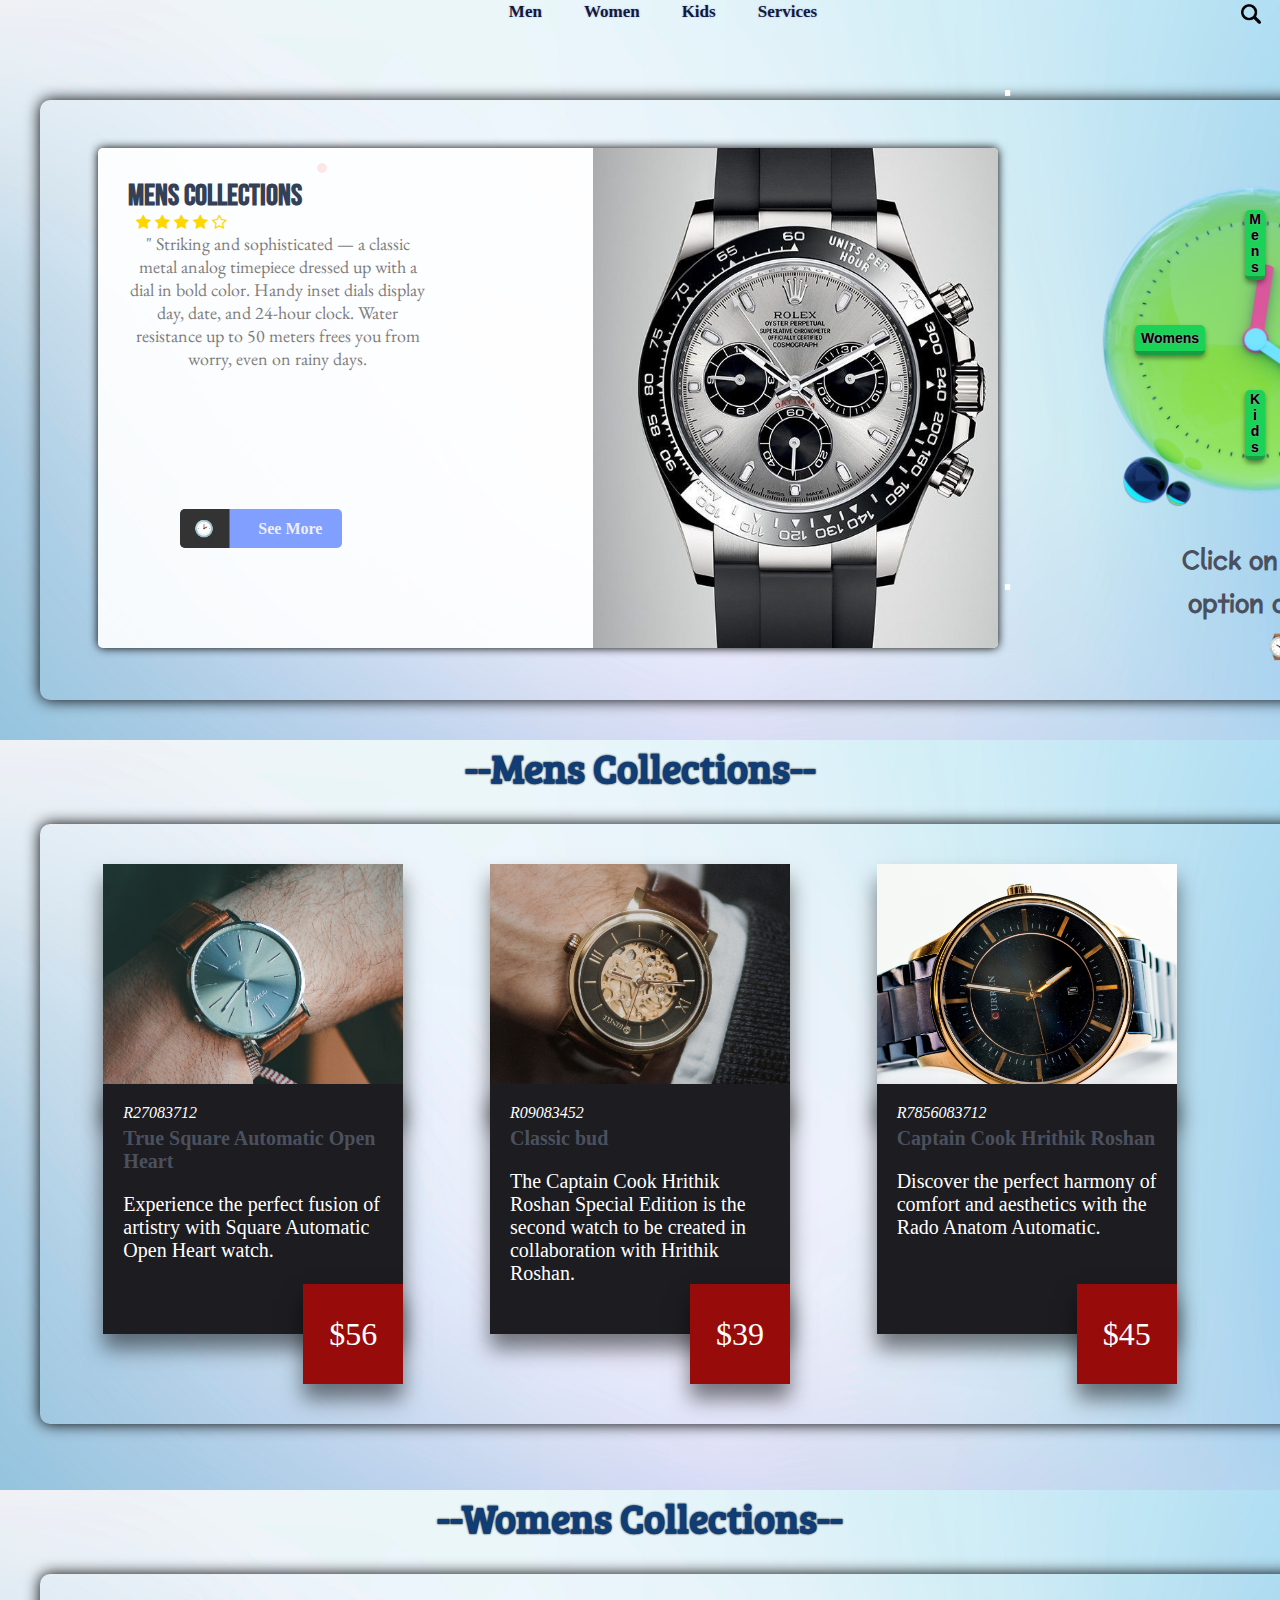
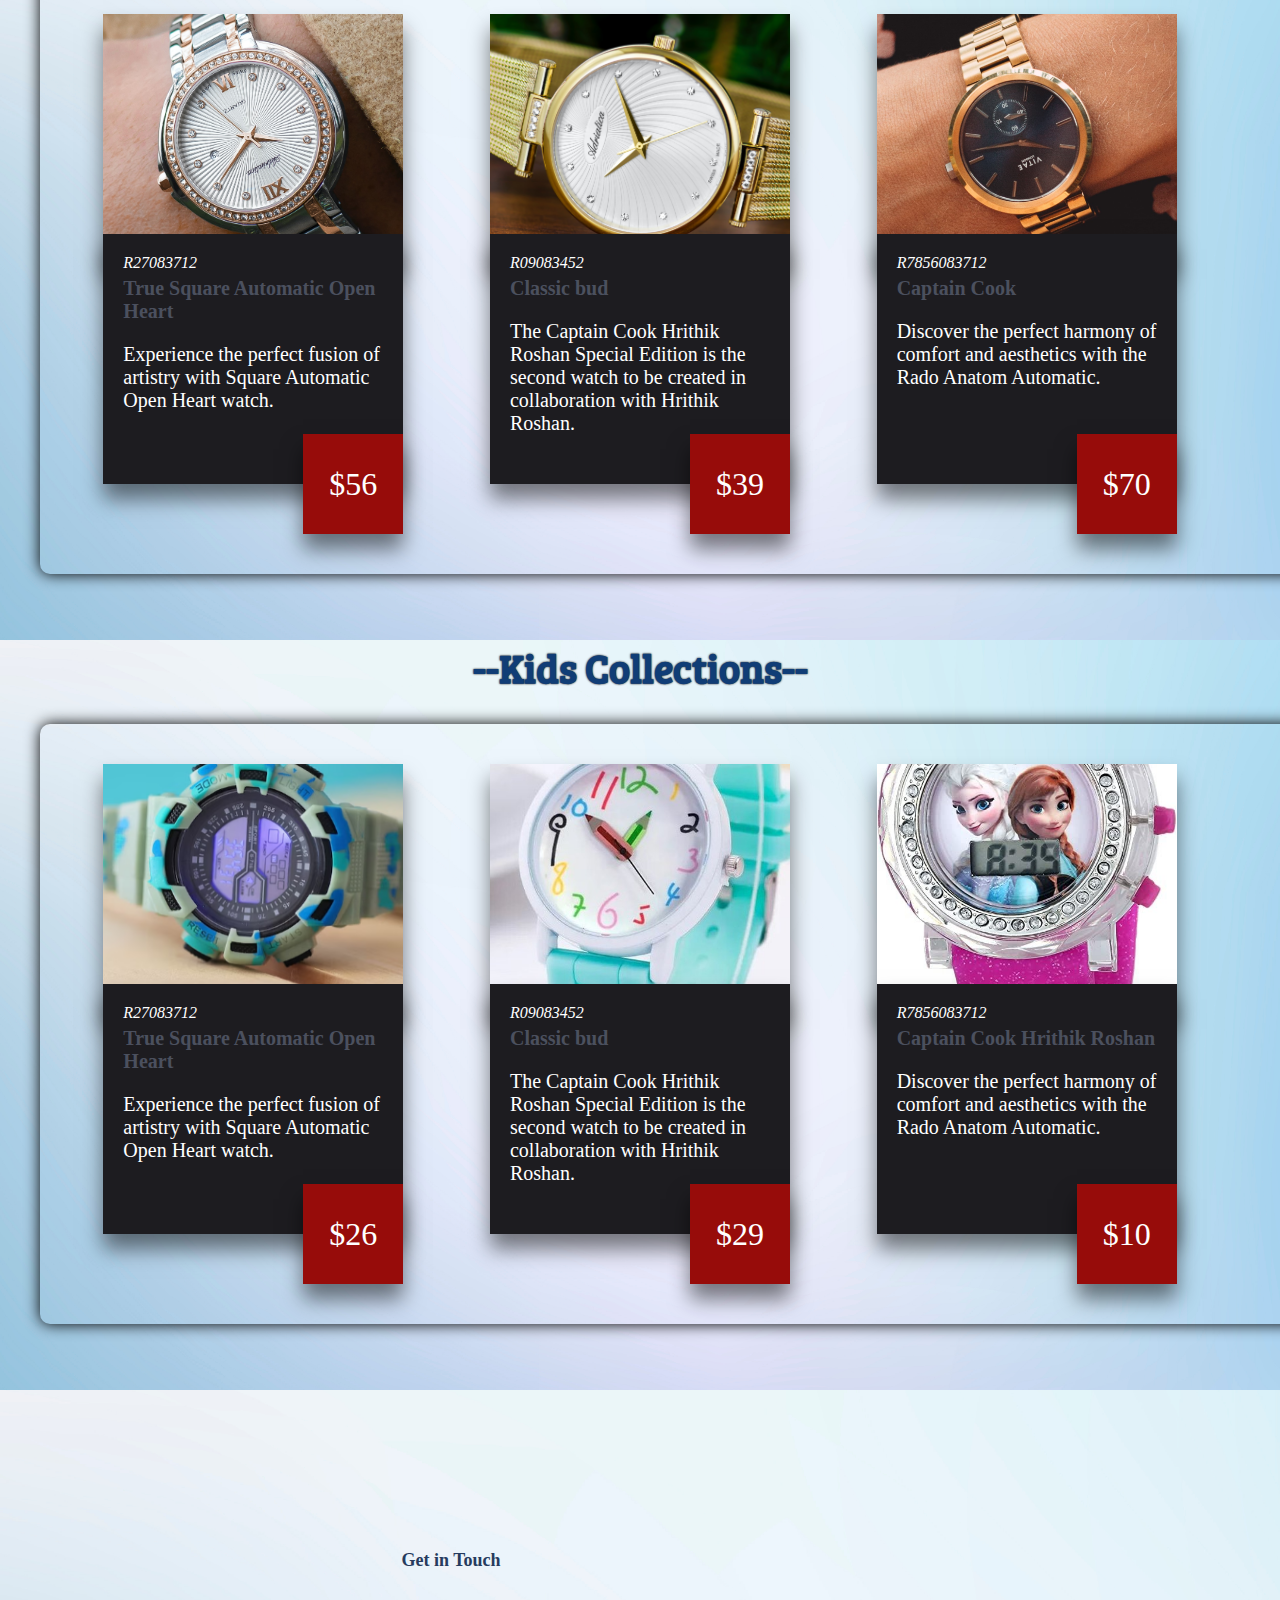
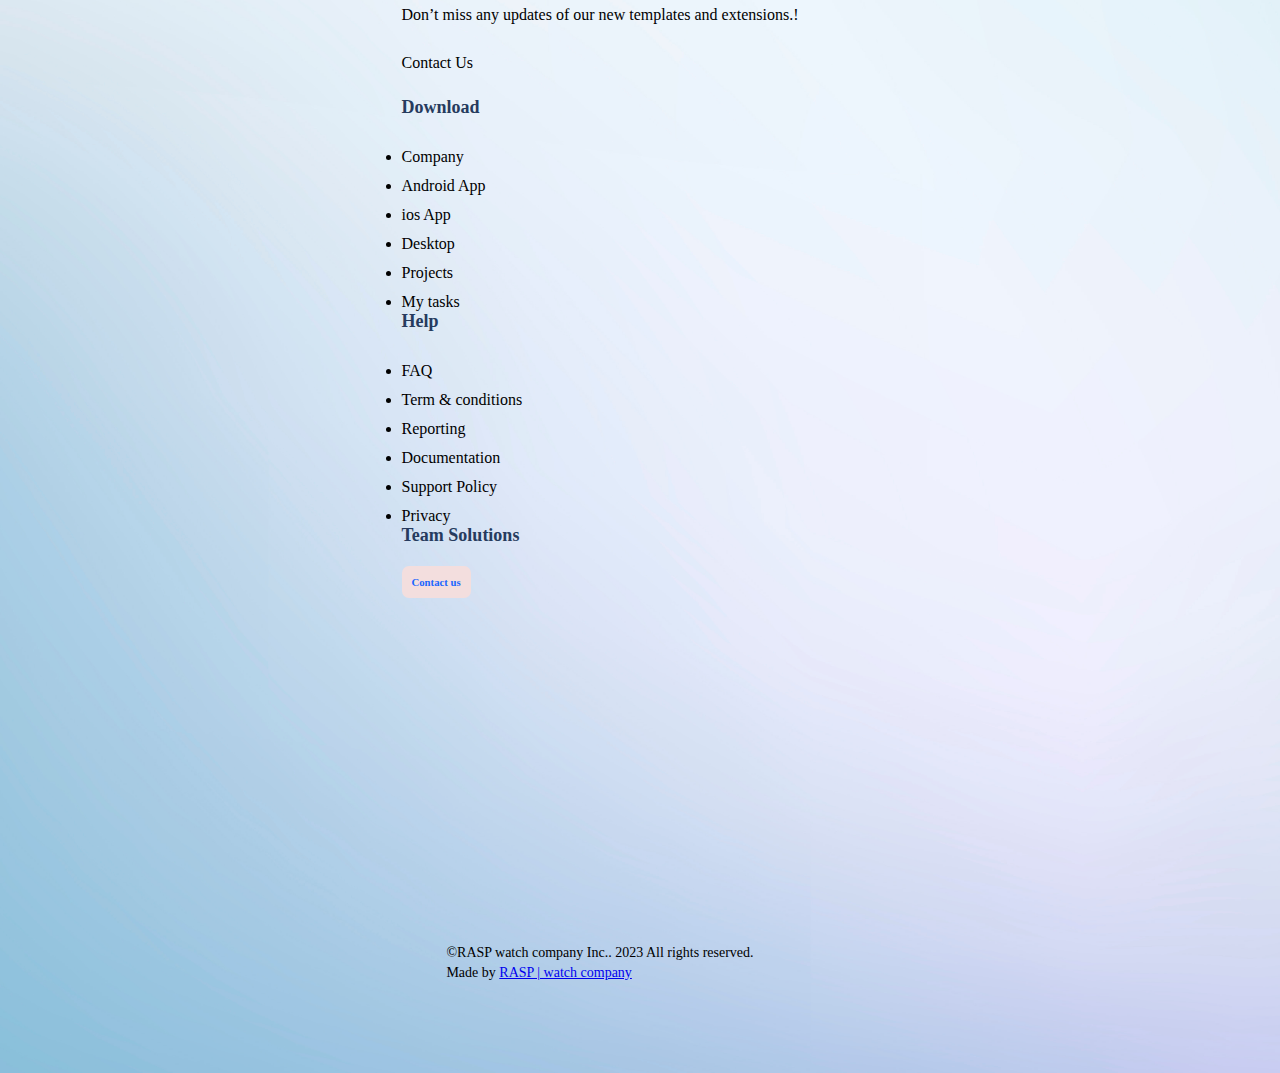
<file: index.html>
<!DOCTYPE html>
<html lang="en">
<head>
    <meta charset="UTF-8">
    <meta name="viewport" content="width=device-width, initial-scale=1.0">
    <title>RASP | Watch company</title>
    <link href="https://cdn.jsdelivr.net/npm/bootstrap@5.3.2/dist/css/bootstrap.min.css" rel="stylesheet" integrity="sha384-T3c6CoIi6uLrA9TneNEoa7RxnatzjcDSCmG1MXxSR1GAsXEV/Dwwykc2MPK8M2HN" crossorigin="anonymous">
    <link rel="stylesheet" href="index.css">

    <link rel="stylesheet" href="https://cdnjs.cloudflare.com/ajax/libs/font-awesome/4.7.0/css/font-awesome.min.css">
    <link rel="icon" type="image/x-icon" href="./images/logo/logo3-removebg-preview.png">

    <script src="https://cdn.jsdelivr.net/npm/@popperjs/core@2.11.8/dist/umd/popper.min.js" integrity="sha384-I7E8VVD/ismYTF4hNIPjVp/Zjvgyol6VFvRkX/vR+Vc4jQkC+hVqc2pM8ODewa9r" crossorigin="anonymous"></script>
    <script src="https://cdn.jsdelivr.net/npm/bootstrap@5.3.2/dist/js/bootstrap.min.js" integrity="sha384-BBtl+eGJRgqQAUMxJ7pMwbEyER4l1g+O15P+16Ep7Q9Q+zqX6gSbd85u4mG4QzX+" crossorigin="anonymous"></script>
</head>
<body>
    <div class="maindiv">
        
        
        <!-- navbar starts -->
        <div class="navbar">
            <div class="logo">
                <a href="#"><img src="./images/logo/logo3-removebg-preview.png" alt="" height="130px" width="140px"></a>
            </div>
            <div>

                <table>
                    <tr>
                        <td><a class="nav-item tracking-in-expand w1"  href="#a">Men</a></td>
                        <td><a  class="nav-item tracking-in-expand" href="#b">Women</a></td>
                        <td><a  class="nav-item tracking-in-expand" href="#c">Kids</a></td>
                        <td><a class="nav-item tracking-in-expand"  href="#">Services</a></td>
                        
                </table>
            </div>
            <div>
                <table align="center" class="tab2">
                    <tr>
                        <td><a  class="nav-item tracking-in-expand sidelogo1" href="#"><img src="./images/magnifying-glass.png" alt="#" width="20px" height="20px"></a></td>
                        <td><a  class="nav-item tracking-in-expand sidelogo2 " href="./WatchLoginPage.html"><img src="./images/user.png" alt="#" width="24px" height="24px"></a></td>
                    </tr>
                    </tr>
                </table>
            </div>
        </div>

          <!-- --- Navbar ends here-->

          <div class="fronpage">
            <div class="contain">
                <div class="container1">

                    <!-- ------box 1 ----- -->
                    <div id="box1" class="box shake-top">
                        <div id="container">	
                            
                            <div class="product-details">
                                
                            <h1>Mens Collections</h1>
                            <span class="hint-star star">
                                <i class="fa fa-star" aria-hidden="true"></i>
                                <i class="fa fa-star" aria-hidden="true"></i>
                                <i class="fa fa-star" aria-hidden="true"></i>
                                <i class="fa fa-star" aria-hidden="true"></i>
                                <i class="fa fa-star-o" aria-hidden="true"></i>
                            </span>
                                
                                    <p class="information">" Striking and sophisticated — a classic metal analog timepiece dressed up with a dial in bold color.

                                        Handy inset dials display day, date, and 24-hour clock. Water resistance up to 50 meters frees you from worry, even on rainy days.</p>
                        
                                
                                
                        <div class="control">
                            
                            <button class="btn">
                             <span class="price">🕑</span>
                           <span class="shopping-cart"><i class="fa fa-shopping-cart" aria-hidden="true"></i></span>
                           <span class="buy">See More</span>
                         </button>
                            
                        </div>
                                    
                        </div>
                            
                        <div class="product-image">
                            
                            <img src="./images/manwatch4.jpg" alt="" >
                            
                        
                        <div class="info">
                            <h2> Description</h2>
                            <ul>
                                <li><strong>Movement Type  : </strong>Quartz </li>
                                <li><strong>Product Name :  </strong>Florence Diamonds</li>
                                <li><strong>Case Thickness: </strong> 8.7 mm</li>
                                <li><strong>Case Water Resistance : </strong> 5 bar (50 m)</li>
                                
                            </ul>
                        </div>
                        </div>
                        
                        </div>
                        
                    </div>

                    <!-- -----box  -------- -->
                    <div id="box2" class="box shake-top">
                        <div id="container">	
                            
                            <div class="product-details">
                                
                            <h1>Kids Collections</h1>
                            <span class="hint-star star">
                                <i class="fa fa-star" aria-hidden="true"></i>
                                <i class="fa fa-star" aria-hidden="true"></i>
                                <i class="fa fa-star" aria-hidden="true"></i>
                                <i class="fa fa-star" aria-hidden="true"></i>
                                <i class="fa fa-star-o" aria-hidden="true"></i>
                            </span>
                                
                                    <p class="information">" Kids Watch Analog, Child Quartz Wristwatch with for Kids Boys Girls Waterproof Time Teach Watches Rubber Band Analog Quartz Children Sport Outdoor Boys Kids Wrist Watches."</p>
                        
                                
                                
                        <div class="control">
                            
                            <button class="btn">
                             <span class="price">🕑</span>
                           <span class="shopping-cart"><i class="fa fa-shopping-cart" aria-hidden="true"></i></span>
                           <span class="buy">See More</span>
                         </button>
                            
                        </div>
                                    
                        </div>
                            
                        <div class="product-image">
                            
                            <img src="./images/watch images/Screenshot (17).png" alt="" >
                            
                        
                        <div class="info">
                            <h2> Description</h2>
                            <ul>
                                <li><strong>Movement Type  : </strong>Quartz </li>
                                <li><strong>Product Name :  </strong>Florence Diamonds</li>
                                <li><strong>Case Thickness: </strong> 8.7 mm</li>
                                <li><strong>Case Water Resistance : </strong> 5 bar (50 m)</li>
                                
                            </ul>
                        </div>
                        </div>
                        
                        </div>
                    </div>


                    <div id="box3" class="box shake-top">

                        
                        <div id="container">	
                            
                            <div class="product-details">
                                
                            <h1>Womens Collections</h1>
                            <span class="hint-star star">
                                <i class="fa fa-star" aria-hidden="true"></i>
                                <i class="fa fa-star" aria-hidden="true"></i>
                                <i class="fa fa-star" aria-hidden="true"></i>
                                <i class="fa fa-star" aria-hidden="true"></i>
                                <i class="fa fa-star-o" aria-hidden="true"></i>
                            </span>
                                
                                    <p class="information">" The new Rado Captain Cook Automatic is a contemporary 
                                        interpretation of the iconic Rado timekeeper. Eight ice-blue sapphires are 
                                        set as hour markers on a snowy white dial framed by a bezel with a white
                                         high-tech ceramic inlay. It comes with three straps – a rice grain stainless 
                                         steel bracelet, light blue Nato strap.</p>
                        
                                
                                
                        <div class="control">
                            
                            <button class="btn">
                             <span class="price">🕑</span>
                           <span class="shopping-cart"><i class="fa fa-shopping-cart" aria-hidden="true"></i></span>
                           <span class="buy">See More</span>
                         </button>
                            
                        </div>
                                    
                        </div>
                            
                        <div class="product-image">
                            
                            <img src="./images/watch images/womenwatch3.jpg" alt="" >
                            
                        
                        <div class="info">
                            <h2> Description</h2>
                            <ul>
                                <li><strong>Movement Type  : </strong>Quartz </li>
                                <li><strong>Product Name :  </strong>Florence Diamonds</li>
                                <li><strong>Case Thickness: </strong> 8.7 mm</li>
                                <li><strong>Case Water Resistance : </strong> 5 bar (50 m)</li>
                                
                            </ul>
                        </div>
                        </div>
                        
                        </div>                        
                        
                        
                        
                    </div>


                    <!-- --------ends---------- -->


                    <div id="box4" class="box shake-top" >

                        <div id="container">	
                            
                            <div class="product-details">
                                
                            <h1>Smart Watches</h1>
                            <span class="hint-star star">
                                <i class="fa fa-star" aria-hidden="true"></i>
                                <i class="fa fa-star" aria-hidden="true"></i>
                                <i class="fa fa-star" aria-hidden="true"></i>
                                <i class="fa fa-star" aria-hidden="true"></i>
                                <i class="fa fa-star-o" aria-hidden="true"></i>
                            </span>
                                
                                    <p class="information">" Our most powerful chip in Apple Watch ever. 
                                        A magical new way to use your Apple Watch without touching the screen. A display
                                         that’s twice as bright. And now you can choose a watch case and strap combination that’s carbon neutral.</p>
                        
                                
                                
                        <div class="control">
                            
                            <button class="btn">
                             <span class="price">🕑</span>
                           <span class="shopping-cart"><i class="fa fa-shopping-cart" aria-hidden="true"></i></span>
                           <span class="buy">See More</span>
                         </button>
                            
                        </div>
                                    
                        </div>
                            
                        <div class="product-image">
                            
                            <img src="./images/lloyd-dirks-qdY76gIYbw8-unsplash.jpg" alt="" >
                            
                        
                        <div class="info">
                            <h2> Description</h2>
                            <ul>
                                <li><strong>Movement Type  : </strong>Quartz </li>
                                <li><strong>Product Name :  </strong>Florence Diamonds</li>
                                <li><strong>Case Thickness: </strong> 8.7 mm</li>
                                <li><strong>Case Water Resistance : </strong> 5 bar (50 m)</li>
                                
                            </ul>
                        </div>
                        </div>
                        
                        </div>
                    </div>
                </div>
                <div class="container2" >
                    <div class="clockdiv">
                        <img src="./clock1.png" alt="" height="500px" width="500px" style="position: absolute;">
                    <div class="but original-button2" id="but1"><button id="buttons" onclick="toggleDiv('box1')">M <br>e <br> n <br>s</button></div>
                    <div class="but original-button2" id="but2"><button id="buttons" onclick="toggleDiv('box2')">K <br>i <br>d <br>s</button></div>
                    <div class="but original-button" id="but3"><button id="buttons" onclick="toggleDiv('box3')">Womens</button></div>
                    <div class="but original-button" id="but4"><button id="buttons" onclick="toggleDiv('box4')">Smart</button></div>
                    </div>
                    <div class="clickondesired heartbeat">
                        <h1>Click on desired option on clock</h1>
                        <h1>⌚</h1>
                    </div>
                
                    
                </div>
                
            </div>
            
          </div>
          

          <div class="second" id="a">
              <div align="center">
                  <h1 class="header11" >--Mens Collections--</h1>
              </div>
            <div class="secondCon" >

                    <div class="container">

                            <div class="card">
                            <div class="card-image">
                                <img src="./images/angelo-pantazis-8PeRSiPWi0s-unsplash.jpg">
                            </div>
                            <div class="card-text">
                                <p class="card-meal-type">R27083712</p>
                                <h2 class="card-title">True Square Automatic Open Heart</h2>
                                <p class="card-body">Experience the perfect fusion of artistry with Square Automatic Open Heart watch. </p>
                            </div>
                            <div class="card-price">$56</div>
                            </div>

                            <div class="card">
                            <div class="card-image">
                                <img src="./images/watch images/mens/gilles-de-muynck-Ymh6T-HAJEs-unsplash.jpg">
                            </div>
                            <div class="card-text">
                                <p class="card-meal-type">R09083452</p>
                                <h2 class="card-title">Classic bud</h2>
                                <p class="card-body">The Captain Cook Hrithik Roshan Special Edition is the second watch to be created in collaboration with Hrithik Roshan.</p>
                            </div>
                            <div class="card-price">$39</div>
                            </div>

                            <div class="card">
                            <div class="card-image">
                                <img src="./images/watch images/mens/saif71-com-VIKdvmGUhq8-unsplash.jpg">
                            </div>
                            <div class="card-text">
                                <p class="card-meal-type">R7856083712</p>
                                <h2 class="card-title">Captain Cook Hrithik Roshan</h2>
                                <p class="card-body">Discover the perfect harmony of comfort and aesthetics with the Rado Anatom Automatic.</p>
                            </div>
                            <div class="card-price">$45</div>
                            </div>                      
                    
                    </div>
                
    
            </div>
        </div>


        <div class="second" id="b">
            <div align="center">
                <h1 class="header11" >--Womens Collections--</h1>
            </div>
          <div class="secondCon" >

                  <div class="container">

                          <div class="card">
                          <div class="card-image">
                              <img src="./images/watch images/women/1.jpg">
                          </div>
                          <div class="card-text">
                              <p class="card-meal-type">R27083712</p>
                              <h2 class="card-title">True Square Automatic Open Heart</h2>
                              <p class="card-body">Experience the perfect fusion of artistry with Square Automatic Open Heart watch. </p>
                          </div>
                          <div class="card-price">$56</div>
                          </div>

                          <div class="card">
                          <div class="card-image">
                              <img src="./images/watch images/women/2.jpg">
                          </div>
                          <div class="card-text">
                              <p class="card-meal-type">R09083452</p>
                              <h2 class="card-title">Classic bud</h2>
                              <p class="card-body">The Captain Cook Hrithik Roshan Special Edition is the second watch to be created in collaboration with Hrithik Roshan.</p>
                          </div>
                          <div class="card-price">$39</div>
                          </div>

                          <div class="card">
                          <div class="card-image">
                              <img src="./images/watch images/women/3.jpg">
                          </div>
                          <div class="card-text">
                              <p class="card-meal-type">R7856083712</p>
                              <h2 class="card-title">Captain Cook </h2>
                              <p class="card-body">Discover the perfect harmony of comfort and aesthetics with the Rado Anatom Automatic.</p>
                          </div>
                          <div class="card-price">$70</div>
                          </div>                      
                  
                  </div>
              
  
          </div>
      </div>

      <div class="second" id="c">
        <div align="center">
            <h1 class="header11" >--Kids Collections--</h1>
        </div>
      <div class="secondCon" >

              <div class="container">

                      <div class="card">
                      <div class="card-image">
                          <img src="./images/watch images/kids/kidwatch4.png">
                      </div>
                      <div class="card-text">
                          <p class="card-meal-type">R27083712</p>
                          <h2 class="card-title">True Square Automatic Open Heart</h2>
                          <p class="card-body">Experience the perfect fusion of artistry with Square Automatic Open Heart watch. </p>
                      </div>
                      <div class="card-price">$26</div>
                      </div>

                      <div class="card">
                      <div class="card-image">
                          <img src="./images/watch images/kids/kidwatch5.jpg">
                      </div>
                      <div class="card-text">
                          <p class="card-meal-type">R09083452</p>
                          <h2 class="card-title">Classic bud</h2>
                          <p class="card-body">The Captain Cook Hrithik Roshan Special Edition is the second watch to be created in collaboration with Hrithik Roshan.</p>
                      </div>
                      <div class="card-price">$29</div>
                      </div>

                      <div class="card">
                      <div class="card-image">
                          <img src="./images/watch images/kids/kitwatch6.jpg">
                      </div>
                      <div class="card-text">
                          <p class="card-meal-type">R7856083712</p>
                          <h2 class="card-title">Captain Cook Hrithik Roshan</h2>
                          <p class="card-body">Discover the perfect harmony of comfort and aesthetics with the Rado Anatom Automatic.</p>
                      </div>
                      <div class="card-price">$10</div>
                      </div>                      
              
              </div>
          

      </div>
  </div>

  <!-- ------end---/-- -->
<!-- ----------footer---------- -->
        <footer class="new_footer_area ">
    <div class="new_footer_top">
        <div class="container">
            <div class="row">
                <div class="col-lg-3 col-md-6">
                    <div class="f_widget company_widget wow fadeInLeft" data-wow-delay="0.2s" style="visibility: visible; animation-delay: 0.2s; animation-name: fadeInLeft;">
                        <h3 class="f-title f_600 t_color f_size_18">Get in Touch</h3>
                        <p style="color: black;">Don’t miss any updates of our new templates and extensions.!</p>
                        <p style="color: black;" id="contactusbut">Contact Us</p>
                    </div>
                </div>
                <div class="col-lg-3 col-md-6">
                    <div class="f_widget about-widget pl_70 wow fadeInLeft" data-wow-delay="0.4s" style="visibility: visible; animation-delay: 0.4s; animation-name: fadeInLeft;">
                        <h3 class="f-title f_600 t_color f_size_18">Download</h3>
                        <ul class="list-unstyled f_list">
                            <li><a href="./contactus.html" style=" text-decoration: none; color: black;">Company</a></li>
                            <li><a href="./contactus.html" style=" text-decoration: none; color: black;">Android App</a></li>
                            <li><a href="./contactus.html" style=" text-decoration: none; color: black;">ios App</a></li>
                            <li><a href="./contactus.html" style=" text-decoration: none; color: black;">Desktop</a></li>
                            <li><a href="./contactus.html" style=" text-decoration: none; color: black;">Projects</a></li>
                              <li><a href="./contactus.html" style="text-decoration: none; color: black;">My tasks</a></li>
                        </ul>
                    </div>
                </div>
                <div class="col-lg-3 col-md-6">
                    <div class="f_widget about-widget pl_70 wow fadeInLeft" data-wow-delay="0.6s" style="visibility: visible; animation-delay: 0.6s; animation-name: fadeInLeft;">
                        <h3 class="f-title f_600 t_color f_size_18">Help</h3>
                        <ul class="list-unstyled f_list">
                            <li><a href="./contactus.html" style=" text-decoration: none; color: black;">FAQ</a></li>
                            <li><a href="./contactus.html" style=" text-decoration: none; color: black;">Term &amp; conditions</a></li>
                            <li><a href="./contactus.html" style=" text-decoration: none; color: black;">Reporting</a></li>
                            <li><a href="./contactus.html" style=" text-decoration: none; color: black;">Documentation</a></li>
                            <li><a href="./contactus.html" style=" text-decoration: none; color: black;">Support Policy</a></li>
                            <li><a href="./contactus.html" style=" text-decoration: none; color: black;">Privacy</a></li>
                        </ul>
                    </div>
                </div>
                <div class="col-lg-3 col-md-6">
                    <div class="f_widget social-widget pl_70 wow fadeInLeft" data-wow-delay="0.8s" style="visibility: visible; animation-delay: 0.8s; animation-name: fadeInLeft;">
                        <h3 class="f-title f_600 t_color f_size_18">Team Solutions</h3>
                        <h6 ><a id="cnn" href="./contactus.html">Contact us</a></h6>
                    </div>
                </div>
            </div>
        </div>
        <div class="footer_bg">
            <div class="footer_bg_one"></div>
            <div class="footer_bg_two"></div>
        </div>
    </div>
    <div class="footer_bottom">
        <div class="container">
            <div class="row align-items-center">
                <div class="col-lg-6 col-sm-7">
                    <p class="mb-0 f_400" style="text-decoration: none; color: black;">©RASP watch company Inc.. 2023 All rights reserved.</p>
                </div>
                <div class="col-lg-6 col-sm-5 text-right">
                    <p style="text-decoration: none; color: black;">Made by <i class="icon_heart"></i><a href="./contactus.html" >RASP | watch company</a></p>
                </div>
            </div>
        </div>
    </div>
</footer>

 <!-- ----------footer-------- -->

    </div>
    <script>
        function toggleDiv(boxId) {
            var box = document.getElementById(boxId);
            var boxes = document.querySelectorAll('.box');

            // Hide all boxes
            for (var i = 0; i < boxes.length; i++) {
                boxes[i].style.display = 'none';
            }

            box.style.display = 'block';
        }

        window.onload = function () {
            toggleDiv('box1');
        };


    </script>
          


</body>
</html>
</file>
<file: index.css>
@import url('https://fonts.googleapis.com/css2?family=Lobster&display=swap');
@import url('https://fonts.googleapis.com/css2?family=Preahvihear&display=swap');
@import url('https://fonts.googleapis.com/css2?family=Bebas+Neue&family=Bree+Serif&family=EB+Garamond:ital,wght@0,500;1,800&display=swap');
@import url('https://fonts.googleapis.com/css2?family=Preahvihear&display=swap');



*{
    padding: 0;
    margin: 0;
    box-sizing: border-box; 
	scroll-behavior: smooth ;
    
}
.maindiv{
    background-color: rgb(217, 171, 171);
    height: 770px;
    width: 100%;
    /* border: 2px solid red; */
    background-image: url(./images/bg2.jpg);
    background-repeat:repeat;
    background-size: cover;
}

/* --navbar-- */

.navbar{
    width: 100%;
    left:0px;
    position: fixed;
    height: 70px;
    color: black;
    font-family: sans-serif;
    display: flex;
    z-index: 5;
    /* border: 2px solid rgb(255, 0, 0); */
    justify-content: center;
    position: relative;

}
.nav-item{
    /* border: 2px solid rgb(255, 0, 0); */
    text-decoration: none;
    font-weight: bold;
    color: rgb(16, 26, 61);
    padding-left: 20px;
    padding-right: 20px;
    animation-duration: 3s;
    font-size: 17px;
    font-family: Rubik Bubbles;
    text-shadow: 0px 0px 2px rgb(179, 178, 214);

    /* position: fixed; */
}
.logo{
    position: absolute;
    /* margin: 0; */
    margin-left: -1400px;
    margin-top: 40px;
    /* padding: 10px; */
}

.tab2{
    /* margin-left:  400px; */
    padding: 0;
    /* border: 2px solid rgb(255, 0, 0); */
}
.w1{
    padding-left: 560px;
}
.sidelogo1{
    /* margin: 20px; */
    padding-right: 0;
    padding-left: 400px;
    padding-right: 4px;
    /* position: fixed; */
}
.nav-item:hover{
    font-weight: bolder;
    /* text-decoration: underline; */
    /* font-size: 16px; */
    color: rgb(7, 58, 169);
    text-shadow: 0px , 20px ,20px rgb(82, 16, 16);
    font-weight: bolder;
}

/* navbar ends here */

/* fronpage starts */

.frontpage{
    border: 2px solid red;
    padding-top: 90px;
    height: 100px;
    width: 100%;
}
.contain{
    /* border: 2px solid red; */
    border-radius: 10px;
    margin: 40px;
    height: 600px;
    width: 1450px;
    box-shadow: 0px 0px 15px rgb(0, 0, 0);
    margin-top: 30px;
    display: flex;
}
.container1{
    width: 70%;
    /* border: 2px solid rgb(0, 0, 0); */
}
.container2{
    position: relative;
    width: 30%;
    /* border: 2px solid rgb(0, 0, 0); */


}
.clockdiv{
  margin-top: -10px;
  margin-left: -50px;
    padding: 0px;
    padding-left: 0px;
    padding-top: 0px;
    padding-bottom: 200px;

}
.clockdiv img{
  color: red;
}
.clockdiv:hover{
    /* transform: scale(1.1); */
}
.but{
    text-decoration: none;
    border: none;
    background: none;
    position: absolute;
    z-index: 4;
}
#buttons{
    /* height: 40px; */
    border: none;
    background: none;
    font-weight: bolder ;
    font-size: 14px;
    font-weight: 900;
    text-shadow: 0px 0px 2px rgb(207, 147, 206);
    /* border: 2px solid red; */
    border: none; 
    border-radius: 10%;
    /* animation-duration: 3s; */
}
#buttons:hover{
  animation-delay: 2s;
    color: rgb(255, 255, 255);
    font-size: 16px;
    font-weight: 900;
    text-shadow: 0px 0px 10px rgb(0, 26, 255);
}
#but1{
    /* width:20px;
    
    height: 40px; */
    top: 110px;
    left: 190px;
    
    /* display: flex */
}
#but2{
    left: 190px;
    top: 290px;
}

#but3{
    top: 225px;
    left: 80px;
}
#but4{
    top: 224px;
    left: 270px;
}
.clickondesired{
    margin-left: 50px;
    padding-left: 70px;
    padding-top: 250px;
    height: 400px;
    width: 300px;
    /* font-size: 10px; */
}
.clickondesired h1{
  margin-left: -20px;
  padding-left: 0px;
    font-size: 24px;
    font-weight: 800;
    align-items: center;
    text-align: center;
    font-family: 'Preahvihear', sans-serif;

}
.innerconntain{
    /* border: 2px solid rebeccapurple; */

    width: 700px;
    padding: 40px;
    position: absolute;

}
#text1{
    text-align: left;
    font-size: 30px;
    padding-left: 30px;
    font-weight: 900;
    color: blueviolet;
}
#text2{
    font-size: 20px;
    padding-left: 30px;
    font-weight: 400;
    color: rgb(165, 131, 196);
    
}





#seemore{
    margin-right: 470px;
}

#image{
    /* border: 2px solid black; */
    border-radius: 50%;
    padding: 10px;
    position: relative;
    top: 0px;
    left: 550px;
    /* border: 2px solid rebeccapurple; */
    width: 300px;
    box-shadow: 0ppx 0px 20px rgb(244, 161, 161) ;
}


/* frontpage ends */


.original-button {
  display: flex;
  align-items: center;
  justify-content: center;
  line-height: 1;
  text-decoration: none;
  color: #ffffff;
  font-size: 18px;
  border-radius: 5px;
  width: 70px;
  height: 30px;
  font-weight: bold;
  border-bottom: 4px solid #179e43;
  transition: 0.3s;
  box-shadow: 0px 3px 5px 0px rgba(0, 0, 0, 0.4);
  background-color: #19d256;
}
.original-button2{
  display: flex;
  align-items: center;
  justify-content: center;
  line-height: 1;
  text-decoration: none;
  color: #ffffff;
  font-size: 18px;
  border-radius: 5px;
  width: 20px;
  height: 70px;
  font-weight: bold;
  border-bottom: 4px solid #179e43;
  transition: 0.3s;
  box-shadow: 0px 3px 5px 0px rgba(0, 0, 0, 0.4);
  background-color: #19d256;
}

.original-button:hover {
  box-shadow: 0 0 rgba(0, 0, 0, 0.4);
  border-bottom-width: 2px;
  transform: translateY(2px);
}
.original-button2:hover{
  box-shadow: 0 0 rgba(0, 0, 0, 0.4);
  border-bottom-width: 2px;
  transform: translateY(2px);
}


.mens{
    padding: 0;
    margin: 0;
    box-sizing: border-box;
    background-image: url(./images/bg3.jpg);
    /* position: relative; */
    background-size: cover;
    border-radius: 10px;
    height: 870px;
    width: 100%;
}


/* ------------------------ */


#container{
	box-shadow: 0 15px 30px 1px grey;
	background: rgba(255, 255, 255, 0.90);
	text-align: center;
	border-radius: 5px;
	overflow: hidden;
	margin: 5em auto;
    margin-top: 48px;
	height: 500px;
	width: 900px;
    box-shadow: 0px 0px 10px black;
  
	
}



.product-details {
	position: relative;
	text-align: left;
	overflow: hidden;
	padding: 30px;
	height: 100%;
	float: left;
	width: 40%;

}

#container .product-details h1{
	font-family: 'Bebas Neue', cursive;
	display: inline-block;
	position: relative;
	font-size: 30px;
	color: #344055;
	margin: 0;
	
}

#container .product-details h1:before{
	position: absolute;
	content: '';
	right: 0%; 
	top: 0%;
	transform: translate(25px, -15px);
	font-family: 'Bree Serif', serif;
	display: inline-block;
	background: #ffe6e6;
	border-radius: 5px;
	font-size: 14px;
	padding: 5px;
	color: white;
	margin: 0;
	animation: chan-sh 6s ease infinite;

}



	


.hint-star {
	display: inline-block;
	margin-left: 0.5em;
	color: gold;
	width: 50%;
}


#container .product-details > p {
font-family: 'EB Garamond', serif;
	text-align: center;
	font-size: 18px;
	color: #7d7d7d;
	
}
.control{
	position: absolute;
	bottom: 20%;
	left: 22.8%;
	
}
.btn {

	transform: translateY(0px);
	transition: 0.3s linear;
	background:  #809fff;
	border-radius: 5px;
  position: relative;
  overflow: hidden;
	cursor: pointer;
	outline: none;
	border: none;
	color: #eee;
	padding: 0;
	margin: 0;
	
}

.btn:hover{transform: translateY(-6px);
	background: #1a66ff;}

.btn span {
	font-family: 'Farsan', cursive;
	transition: transform 0.3s;
	display: inline-block;
  padding: 10px 20px;
	font-size: 1.2em;
	margin:0;
	
}
.btn .price, .shopping-cart{
	background: #333;
	border: 0;
	margin: 0;
}

.btn .price {
	transform: translateX(-10%); padding-right: 15px;
}

.btn .shopping-cart {
	transform: translateX(-100%);
  position: absolute;
	background: #333;
	z-index: 1;
  left: 0;
  top: 0;
}

.btn .buy {z-index: 3; font-weight: bolder;}

.btn:hover .price {transform: translateX(-110%);}

.btn:hover .shopping-cart {transform: translateX(0%);}



.product-image {
	transition: all 0.3s ease-out;
	display: inline-block;
	position: relative;
	overflow: hidden;
	height: 100%;
	float: right;
	width: 45%;
	display: inline-block;
}

#container img {width: 100%;height: 100%;}

.info {
    background: rgba(27, 26, 26, 0.9);
    font-family: 'Bree Serif', serif;
    transition: all 0.3s ease-out;
    transform: translateX(-100%);
    position: absolute;
    line-height: 1.8;
    text-align: left;
    font-size: 105%;
    cursor: no-drop;
    color: #FFF;
    height: 100%;
    width: 100%;
    left: 0;
    top: 0;
}

.info h2 {text-align: center}
.product-image:hover .info{transform: translateX(0);}

.info ul li{transition: 0.3s ease;}
.info ul li:hover{transform: translateX(50px) scale(1.3);}

.product-image:hover img {transition: all 0.3s ease-out;}
.product-image:hover img {transform: scale(1.2, 1.2);}








    /* 2nd page */

.second{
        margin: 0;
        margin-top: 0px;
        height: 750px;
        background-image: url(./images/bg2.jpg);
        background-size: cover;
	scroll-behavior: smooth ;
        
        
}
.secondCon{
    padding: 0;
      /* border: 2px solid red; */
      border-radius: 10px;
      margin: 40px;
      height: 600px;
      width: 1450px;
      box-shadow: 0px 0px 15px rgb(0, 0, 0);
      margin-top: 30px;
      display: flex;
  }

  @import url('https://fonts.googleapis.com/css2?family=Playfair+Display:ital,wght@0,400;0,900;1,400;1,900&display=swap');
  #header{
    /* display: flex; */
    margin:0px;
  }
  #header>h1{
    text-align:center;
    font-size:2rem;
  }
  #header>p{
    text-align:center;
    font-size:1.5rem;
    font-style:italic;
  }
  .container{
    width:1200px;
    display:flex;
    justify-content:space-around;
    flex-wrap:wrap;
    padding:40px 20px;
  }
  .card{
    box-shadow: 0px 0px 17  px black;
    display:flex;
    flex-direction:column;
    width:300px;
    margin-bottom:60px;
    transition-duration: 1s;
  }
  .card:hover{
    transform: scale(1.1);
    cursor: pointer;
  }
  .card>div{
    box-shadow:0 15px 20px 0 rgba(0,0,0,0.5);
  }
  .card-image{
    width:300px;
    height:250px;
  }
  .card-image>img{
    width:100%;
    height:100%;
    object-fit:cover;
    object-position:bottom;
  }
  .card-text{
    margin:-30px auto;
    margin-bottom:-50px;
    height:250px;
    width:300px;
    background-color:#1D1C20;
    color:#fff;
    padding:20px;
  }
  .card-meal-type{
    font-style:italic;
  }
  .card-title{
    font-size:20px;
    margin-bottom:20px;
    margin-top:5px;
  }
  .card-body{
    font-size:1.25rem;
  }
  .card-price{
    width:100px;
    height:100px;
    background-color:#970C0A;
    color:#fff;
    margin-left:auto;
    font-size:2rem;
    display:flex;
    justify-content:center;
    align-items:center;
    animation-duration: 3s;
    transition-duration: 1s;
  }
  .card-price:hover{
    height: 120px;
    width: 120px;
    color:#970C0A ;
    background-color: #fff;
  }

  .header11{
    font-weight: 900;
    font-size: 40px;
    font-family: 'Bree Serif', serif; 
    color: #103d76;
    text-shadow: 0px 0px 2px black;
  }

  /* --animista--- */

  .heartbeat {
    -webkit-animation: heartbeat 1.5s ease-in-out infinite both;
            animation: heartbeat 1.5s ease-in-out infinite both;
  }
@keyframes heartbeat {
  from {
    -webkit-transform: scale(1);
            transform: scale(1);
    -webkit-transform-origin: center center;
            transform-origin: center center;
    -webkit-animation-timing-function: ease-out;
            animation-timing-function: ease-out;
  }
  10% {
    -webkit-transform: scale(0.91);
            transform: scale(0.91);
    -webkit-animation-timing-function: ease-in;
            animation-timing-function: ease-in;
  }
  17% {
    -webkit-transform: scale(0.98);
            transform: scale(0.98);
    -webkit-animation-timing-function: ease-out;
            animation-timing-function: ease-out;
  }
  33% {
    -webkit-transform: scale(0.87);
            transform: scale(0.87);
    -webkit-animation-timing-function: ease-in;
            animation-timing-function: ease-in;
  }
  45% {
    -webkit-transform: scale(1);
            transform: scale(1);
    -webkit-animation-timing-function: ease-out;
            animation-timing-function: ease-out;
  }
}
@keyframes heartbeat {
  from {
    -webkit-transform: scale(1);
            transform: scale(1);
    -webkit-transform-origin: center center;
            transform-origin: center center;
    -webkit-animation-timing-function: ease-out;
            animation-timing-function: ease-out;
  }
  10% {
    -webkit-transform: scale(0.91);
            transform: scale(0.91);
    -webkit-animation-timing-function: ease-in;
            animation-timing-function: ease-in;
  }
  17% {
    -webkit-transform: scale(0.98);
            transform: scale(0.98);
    -webkit-animation-timing-function: ease-out;
            animation-timing-function: ease-out;
  }
  33% {
    -webkit-transform: scale(0.87);
            transform: scale(0.87);
    -webkit-animation-timing-function: ease-in;
            animation-timing-function: ease-in;
  }
  45% {
    -webkit-transform: scale(1);
            transform: scale(1);
    -webkit-animation-timing-function: ease-out;
            animation-timing-function: ease-out;
  }
}

.shake-top {
	-webkit-animation: shake-top 0.8s cubic-bezier(0.455, 0.030, 0.515, 0.955) both;
	        animation: shake-top 0.8s cubic-bezier(0.455, 0.030, 0.515, 0.955) both;
}

 @keyframes shake-top {
  0%,
  100% {
    -webkit-transform: rotate(0deg);
            transform: rotate(0deg);
    -webkit-transform-origin: 50% 0;
            transform-origin: 50% 0;
  }
  10% {
    -webkit-transform: rotate(2deg);
            transform: rotate(2deg);
  }
  20%,
  40%,
  60% {
    -webkit-transform: rotate(-4deg);
            transform: rotate(-4deg);
  }
  30%,
  50%,
  70% {
    -webkit-transform: rotate(4deg);
            transform: rotate(4deg);
  }
  80% {
    -webkit-transform: rotate(-2deg);
            transform: rotate(-2deg);
  }
  90% {
    -webkit-transform: rotate(2deg);
            transform: rotate(2deg);
  }
}
@keyframes shake-top {
  0%,
  100% {
    -webkit-transform: rotate(0deg);
            transform: rotate(0deg);
    -webkit-transform-origin: 50% 0;
            transform-origin: 50% 0;
  }
  10% {
    -webkit-transform: rotate(2deg);
            transform: rotate(2deg);
  }
  20%,
  40%,
  60% {
    -webkit-transform: rotate(-4deg);
            transform: rotate(-4deg);
  }
  30%,
  50%,
  70% {
    -webkit-transform: rotate(4deg);
            transform: rotate(4deg);
  }
  80% {
    -webkit-transform: rotate(-2deg);
            transform: rotate(-2deg);
  }
  90% {
    -webkit-transform: rotate(2deg);
            transform: rotate(2deg);
  }
}






/* ---------------- */
.new_footer_area {
  background: #fbfbfd;
  background-image: url(./images/bg2.jpg);
  background-size: cover;
  background-repeat: no-repeat;
}


.new_footer_top {
  padding: 120px 0px 270px;
  position: relative;
    overflow-x: hidden;
}
.new_footer_area .footer_bottom {
  padding-top: 5px;
  padding-bottom: 50px;
}
.footer_bottom {
  font-size: 14px;
  font-weight: 300;
  line-height: 20px;
  color: #7f88a6;
  padding: 27px 0px;
}
.new_footer_top .company_widget p {
  font-size: 16px;
  font-weight: 300;
  line-height: 28px;
  color: #6a7695;
  margin-bottom: 20px;
}
.new_footer_top .company_widget .f_subscribe_two .btn_get {
  border-width: 1px;
  margin-top: 20px;
}
.btn_get_two:hover {
  background: transparent;
  color: #5e2ced;
}
.btn_get:hover {
  color: #fff;
  background: #6754e2;
  border-color: #6754e2;
  -webkit-box-shadow: none;
  box-shadow: none;
}
a:hover, a:focus, .btn:hover, .btn:focus, button:hover, button:focus {
  text-decoration: none;
  outline: none;
}



.new_footer_top .f_widget.about-widget .f_list li a:hover {
  color: #5e2ced;
}
.new_footer_top .f_widget.about-widget .f_list li {
  margin-bottom: 11px;
}
.f_widget.about-widget .f_list li:last-child {
  margin-bottom: 0px;
}
.f_widget.about-widget .f_list li {
  margin-bottom: 15px;
}
.f_widget.about-widget .f_list {
  margin-bottom: 0px;
}
.new_footer_top .f_social_icon a {
  width: 44px;
  height: 44px;
  line-height: 43px;
  background: transparent;
  border: 1px solid #e2e2eb;
  font-size: 24px;
}
.f_social_icon a {
  width: 46px;
  height: 46px;
  border-radius: 50%;
  font-size: 14px;
  line-height: 45px;
  color: #858da8;
  display: inline-block;
  background: #ebeef5;
  text-align: center;
  -webkit-transition: all 0.2s linear;
  -o-transition: all 0.2s linear;
  transition: all 0.2s linear;
}
.ti-facebook:before {
  content: "\e741";
}
.ti-twitter-alt:before {
  content: "\e74b";
}
.ti-vimeo-alt:before {
  content: "\e74a";
}
.ti-pinterest:before {
  content: "\e731";
}

.btn_get_two {
  -webkit-box-shadow: none;
  box-shadow: none;
  background: #5e2ced;
  border-color: #5e2ced;
  color: #fff;
}

.btn_get_two:hover {
  background: transparent;
  color: #5e2ced;
}

.new_footer_top .f_social_icon a:hover {
  background: #5e2ced;
  border-color: #5e2ced;
color:white;
}
.new_footer_top .f_social_icon a + a {
  margin-left: 4px;
}
.new_footer_top .f-title {
  margin-bottom: 30px;
  color: #263b5e;
}
.f_600 {
  font-weight: 600;
}
.f_size_18 {
  font-size: 18px;
}
h1, h2, h3, h4, h5, h6 {
  color: #4b505e;
}
.new_footer_top .f_widget.about-widget .f_list li a {
  color: #6a7695;
}


.new_footer_top .footer_bg {
  position: absolute;
  bottom: 0;
  background: url("https://blogger.googleusercontent.com/img/b/R29vZ2xl/AVvXsEigB8iI5tb8WSVBuVUGc9UjjB8O0708X7Fdic_4O1LT4CmLHoiwhanLXiRhe82yw0R7LgACQ2IhZaTY0hhmGi0gYp_Ynb49CVzfmXtYHUVKgXXpWvJ_oYT8cB4vzsnJLe3iCwuzj-w6PeYq_JaHmy_CoGoa6nw0FBo-2xLdOPvsLTh_fmYH2xhkaZ-OGQ/s16000/footer_bg.png") no-repeat scroll center 0;
  width: 100%;
  height: 266px;
}

.new_footer_top .footer_bg .footer_bg_one {
  background: url("https://blogger.googleusercontent.com/img/b/R29vZ2xl/AVvXsEia0PYPxwT5ifToyP3SNZeQWfJEWrUENYA5IXM6sN5vLwAKvaJS1pQVu8mOFFUa_ET4JuHNTFAxKURFerJYHDUWXLXl1vDofYXuij45JZelYOjEFoCOn7E6Vxu0fwV7ACPzArcno1rYuVxGB7JY6G7__e4_KZW4lTYIaHSLVaVLzklZBLZnQw047oq5-Q/s16000/volks.gif") no-repeat center center;
  width: 330px;
  height: 105px;
background-size:100%;
  position: absolute;
  bottom: 0;
  left: 30%;
  -webkit-animation: myfirst 22s linear infinite;
  animation: myfirst 22s linear infinite;
}

.new_footer_top .footer_bg .footer_bg_two {
  background: url("https://blogger.googleusercontent.com/img/b/R29vZ2xl/AVvXsEhyLGwEUVwPK6Vi8xXMymsc-ZXVwLWyXhogZxbcXQYSY55REw_0D4VTQnsVzCrL7nsyjd0P7RVOI5NKJbQ75koZIalD8mqbMquP20fL3DxsWngKkOLOzoOf9sMuxlbyfkIBTsDw5WFUj-YJiI50yzgVjF8cZPHhEjkOP_PRTQXDHEq8AyWpBiJdN9SfQA/s16000/cyclist.gif") no-repeat center center;
  width: 88px;
  height: 100px;
background-size:100%;
  bottom: 0;
  left: 38%;
  position: absolute;
  -webkit-animation: myfirst 30s linear infinite;
  animation: myfirst 30s linear infinite;
}



@-moz-keyframes myfirst {
0% {
  left: -25%;
}
100% {
  left: 100%;
}
}

@-webkit-keyframes myfirst {
0% {
  left: -25%;
}
100% {
  left: 100%;
}
}

@keyframes myfirst {
0% {
  left: -25%;
}
100% {
  left: 100%;
}
}

#cnn{
  text-decoration: none;
  color: #1a66ff;
  background-color: #f3dede;
  padding: 10px;
  border-radius: 7px;
}
</file>
